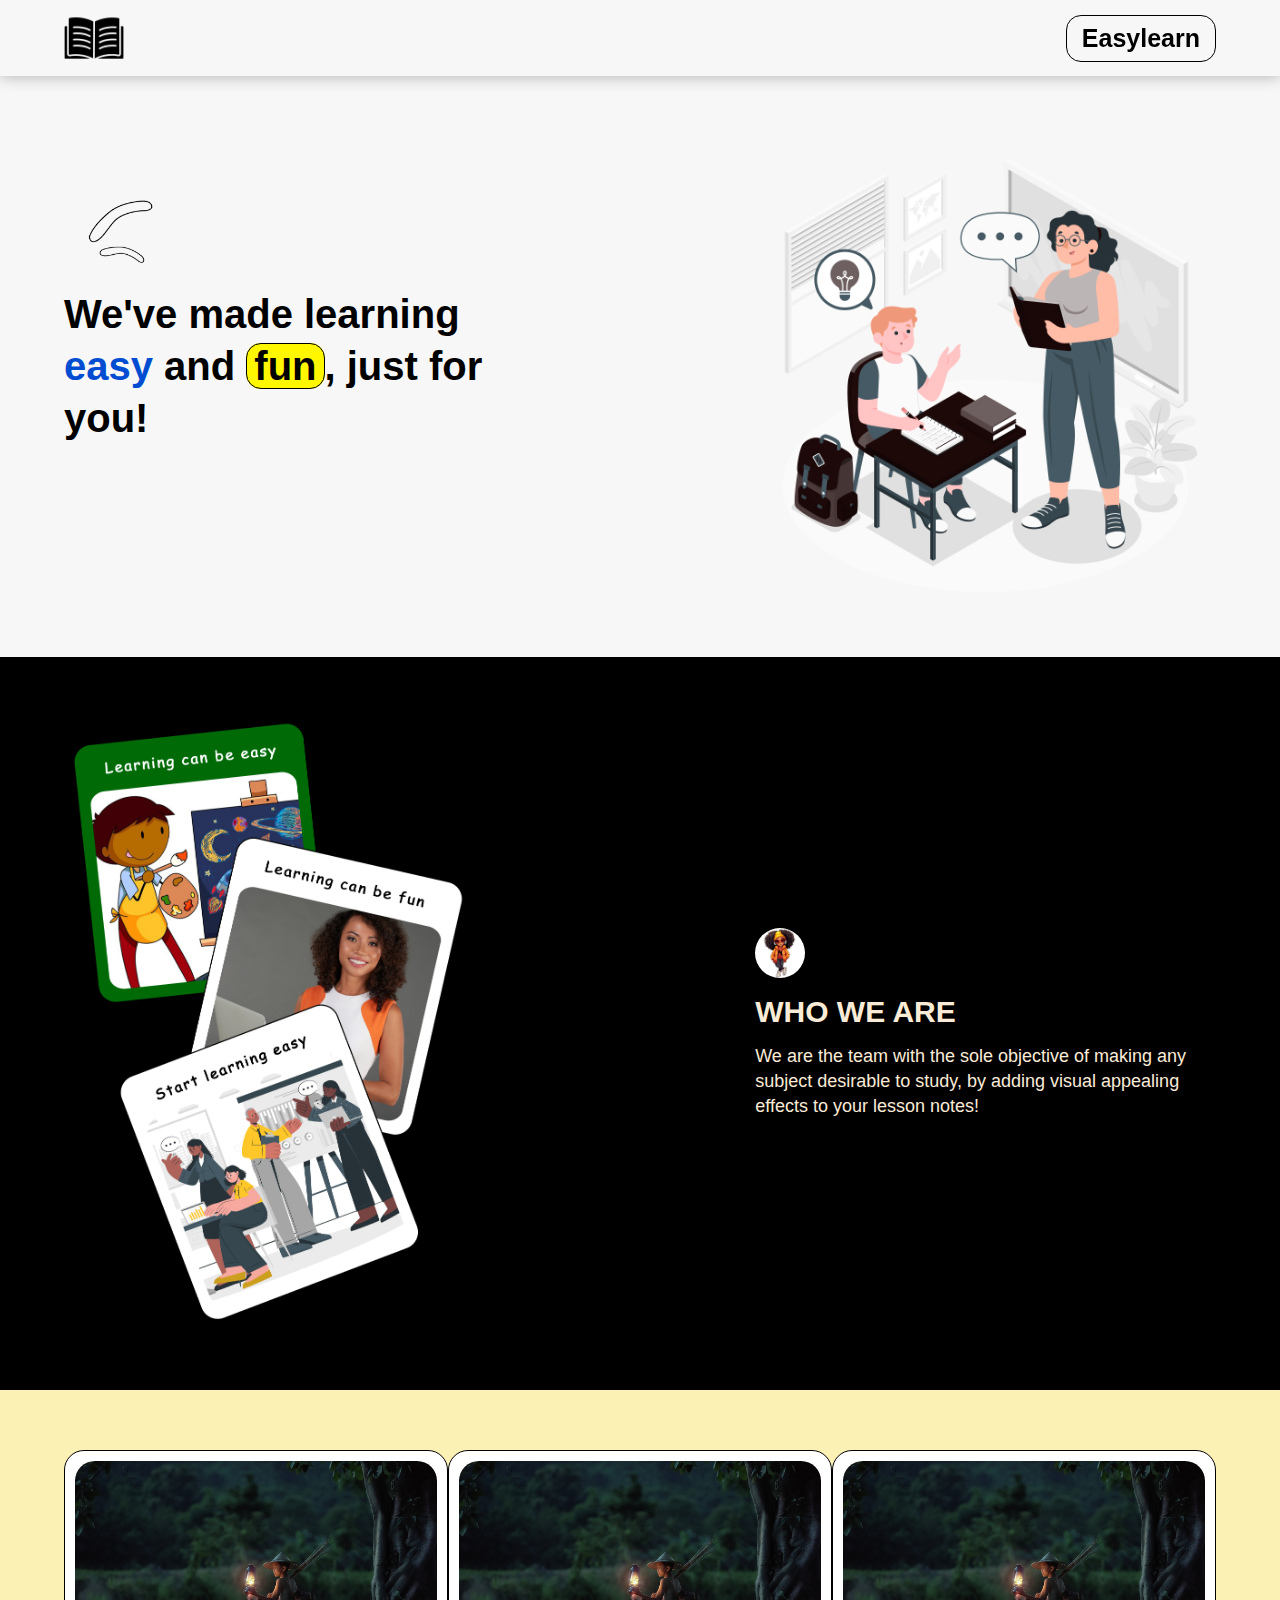
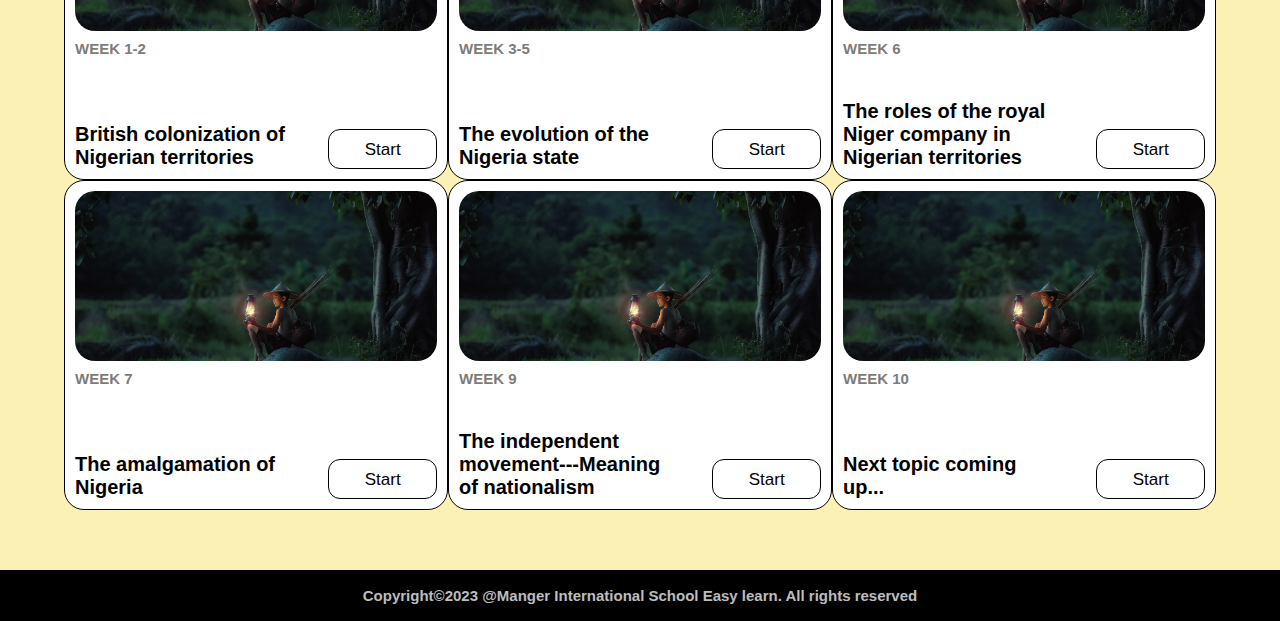
<file: index.html>
<!DOCTYPE html>
<html lang="en">
<head>
    <meta charset="UTF-8">
    <meta name="viewport" content="width=device-width, initial-scale=1.0">
    <title>History note</title>
    <link rel="stylesheet" href="style.css">
</head>
<body>
    <header>
      <div class="header-width">
        <img src="IMAGES/book.png">
        <h2>Easylearn</h2>
      </div>
    </header>
    <!-------THIS IS THE END OF THE HEADER------->
    <!-------THIS IS THE END OF THE HEADER------->
    <!-------THIS IS THE END OF THE HEADER------->
    <main>
            <div class="main-text">
                <h1>
                    We've made learning <span id="easy">easy</span> and <span id="fun">fun</span>, just for you!
                </h1>
                <img src="IMAGES/CARTOON-WEB.gif">
            </div>
            <img src="IMAGES/first.png">
    </main>
    <!-------THIS IS THE END OF THE MAIN------->
    <!-------THIS IS THE END OF THE MAIN------->
    <!-------THIS IS THE END OF THE MAIN------->
    <section class="section-one">
        <div class="section-one-width">
            <img src="IMAGES/Easylearn.png">
            <div class="section-one-text">
                <img src="IMAGES/girl2.jpg">
                <h2>WHO WE ARE</h2>
                <p>
                    We are the team with the sole objective of making any subject desirable to study, by adding visual appealing effects to your lesson notes!
                </p>
            </div>
        </div>
    </section>
    <!-------THIS IS THE END OF SECTION ONE------->
    <!-------THIS IS THE END OF SECTION ONE------->
    <!-------THIS IS THE END OF SECTION ONE------->
    <section class="section-two">
        <div class="section-two-width">
            <div class="card-one">
                <div class="up">
                    <img src="IMAGES/boy.jpg">
                    <p>WEEK 1-2</p>
                </div>
                <div class="down">
                    <h2>British colonization of Nigerian territories</h2>
                    <a href="./BLOG ONE/index.html">Start</a>
                </div>
            </div>
            <!-------THIS IS THE END OF ITEM ONE------>
            <div class="card-one">
                <div class="up">
                    <img src="IMAGES/boy.jpg">
                    <p>WEEK 3-5</p>
                </div>
                <div class="down">
                    <h2>The evolution of the Nigeria state</h2>
                    <a href="#">Start</a>
                </div>
            </div>
            <!-------THIS IS THE END OF ITEM ONE------>
            <div class="card-one">
                <div class="up">
                    <img src="IMAGES/boy.jpg">
                    <p>WEEK 6</p>
                </div>
                <div class="down">
                    <h2>The roles of the royal Niger company in Nigerian territories</h2>
                    <a href="#">Start</a>
                </div>
            </div>
            <!-------THIS IS THE END OF ITEM ONE------> 
            <div class="card-one">
                <div class="up">
                    <img src="IMAGES/boy.jpg">
                    <p>WEEK 7</p>
                </div>
                <div class="down">
                    <h2>The amalgamation of Nigeria</h2>
                    <a href="#">Start</a>
                </div>
            </div>
            <!-------THIS IS THE END OF ITEM ONE------>
            <div class="card-one">
                <div class="up">
                    <img src="IMAGES/boy.jpg">
                    <p>WEEK 9</p>
                </div>
                <div class="down">
                    <h2>The independent movement---Meaning of nationalism</h2>
                    <a href="#">Start</a>
                </div>
            </div>
            <!-------THIS IS THE END OF ITEM ONE------>
            <div class="card-one">
                <div class="up">
                    <img src="IMAGES/boy.jpg">
                    <p>WEEK 10</p>
                </div>
                <div class="down">
                    <h2>Next topic coming up...</h2>
                    <a href="#">Start</a>
                </div>
            </div>
            <!-----THIS IS THE END OF ITEM ONE------>
        </div>
    </section> 
    <!----------THIS IS THE END OF SECTION TWO------->
    <!----------THIS IS THE END OF SECTION TWO------->
    <!----------THIS IS THE END OF SECTION TWO------->
    <footer>
           <h3>
            Copyright&copy;2023 @Manger International School Easy learn. All rights reserved
           </h3>
    </footer>
</body>
</html>
</file>
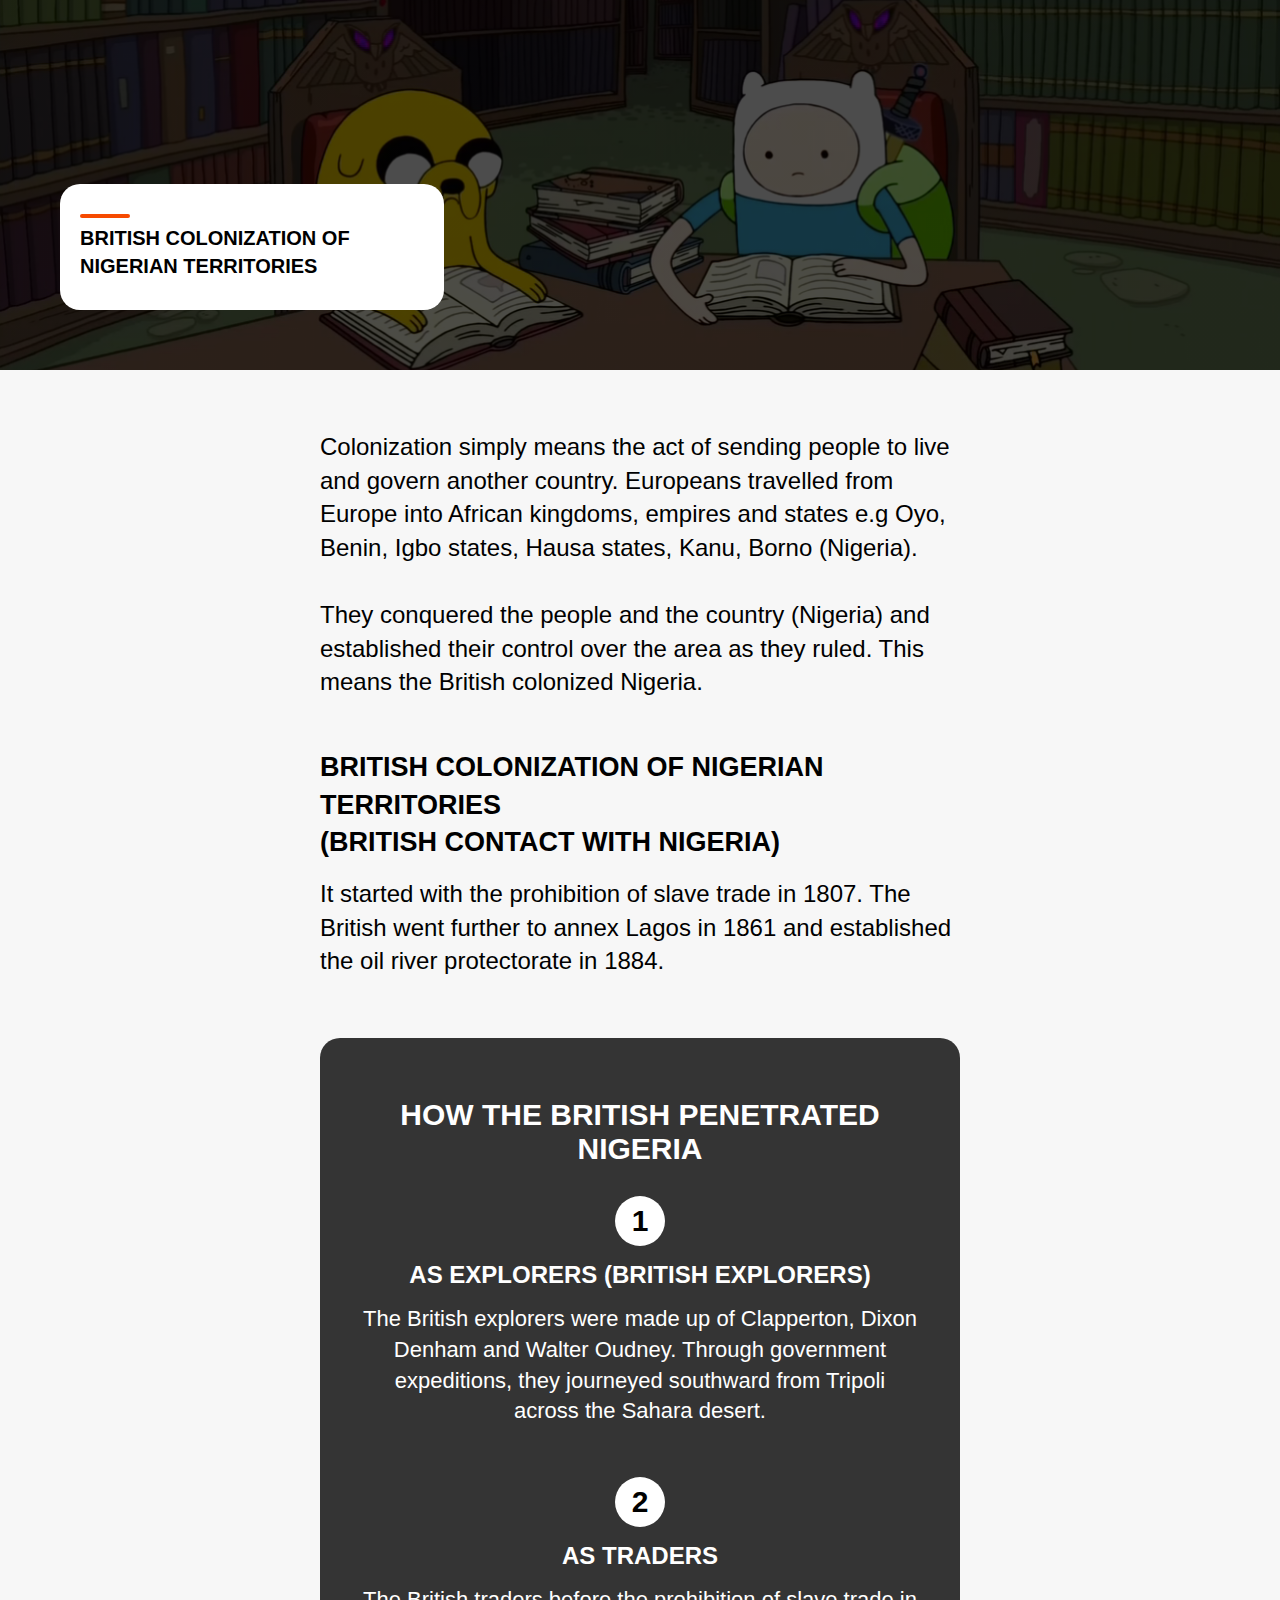
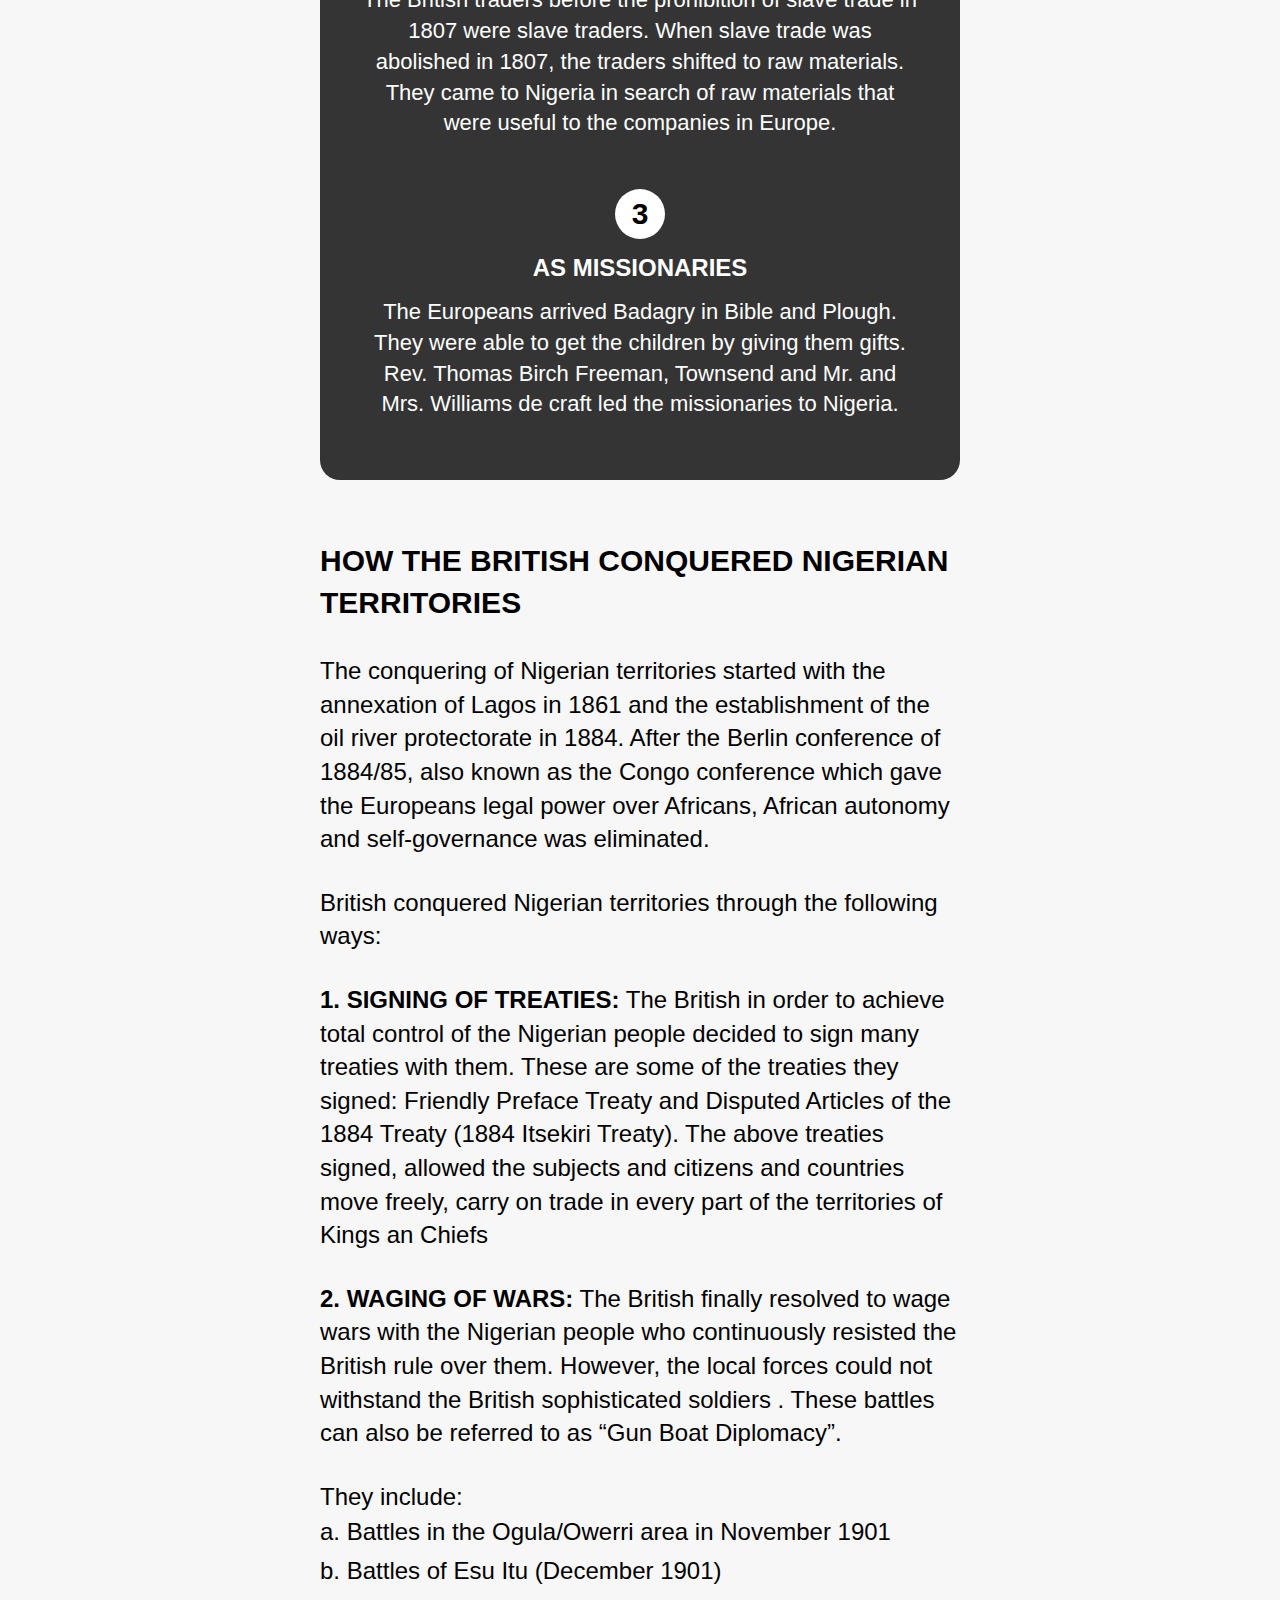
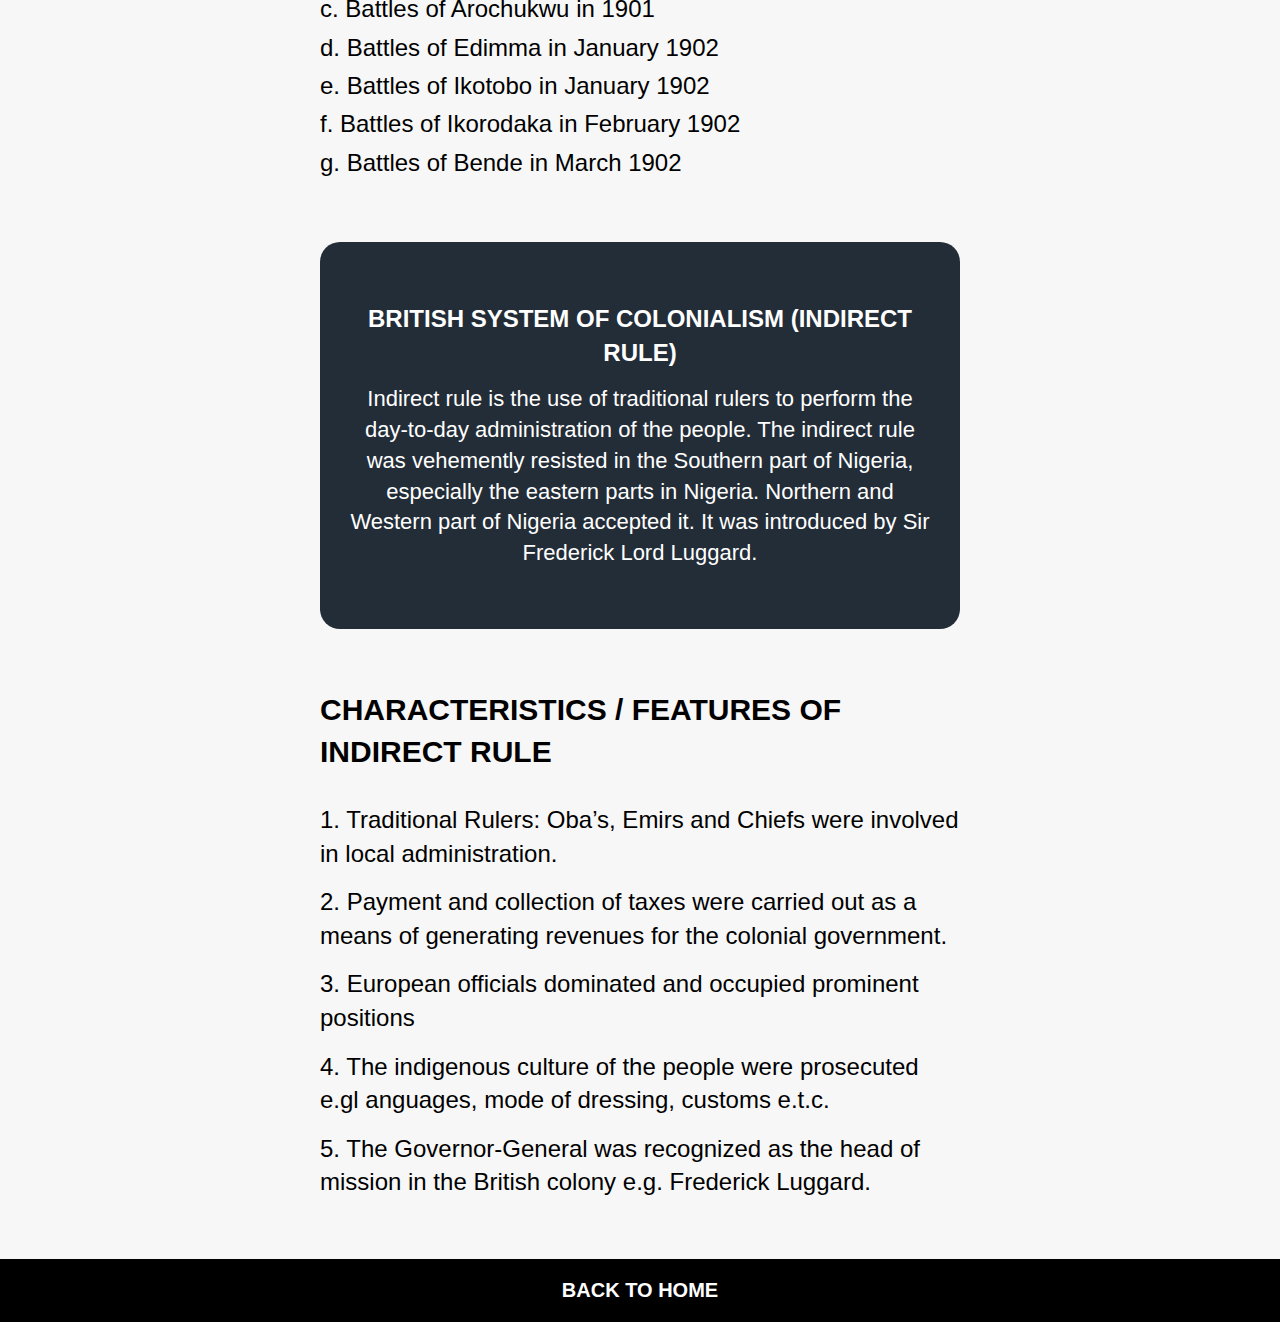
<file: BLOG ONE/index.html>
<!DOCTYPE html>
<html lang="en">
<head>
    <meta charset="UTF-8">
    <meta name="viewport" content="width=device-width, initial-scale=1.0">
    <title>Week 1-2</title>
    <link rel="stylesheet" href="style.css">
</head>
<body>
    <header>
        <div class="header-text" id="line1">
            <div class="header-text-line" ></div>
            <h2>BRITISH COLONIZATION OF NIGERIAN TERRITORIES</h2>
        </div>
    </header>
    <!-------THIS IS THE END OF THE HEADER------>
    <!-------THIS IS THE END OF THE HEADER------>
    <!-------THIS IS THE END OF THE HEADER------>
    <main>
        <p>
            Colonization simply means the act of sending people to live and govern another country. Europeans travelled from Europe into African kingdoms, empires and states  e.g Oyo, Benin, Igbo states, Hausa states, Kanu, Borno (Nigeria). <br><br>They conquered the people and the country (Nigeria) and established their control over the area as they ruled. This means the British colonized Nigeria.
        </p>

        <h2>
            BRITISH COLONIZATION OF NIGERIAN TERRITORIES <br> (BRITISH CONTACT WITH NIGERIA)
        </h2>

        <p>
            It started with the prohibition of slave trade in 1807. The British went further to annex Lagos in 1861 and established the oil river protectorate in 1884.
        </p>
    </main>
    <!------THIS IS THE END OF THE MAIN------->
    <!------THIS IS THE END OF THE MAIN------->
    <!------THIS IS THE END OF THE MAIN------->

    <section class="section-one">
        <h1>HOW THE BRITISH PENETRATED NIGERIA</h1>
        <div class="section-one-first">
            <h2>1</h2>
            <h2>AS EXPLORERS (BRITISH EXPLORERS)</h2>
            <p>
                The British explorers were made up of Clapperton, Dixon Denham and Walter Oudney. Through government expeditions, they journeyed southward from Tripoli across the Sahara desert.
            </p>
        </div>
        <!----THIS IS THE END OF ITEM ONE----->
        <div class="section-one-first">
            <h2>2</h2>
            <h2>AS TRADERS</h2>
            <p>
                The British traders before the prohibition of slave trade in 1807 were slave traders. When slave trade was abolished in 1807, the traders shifted to raw materials. They came to Nigeria in search of raw materials that were useful to the companies in Europe.
            </p>
        </div>
        <!----THIS IS THE END OF ITEM TWO----->
        <div class="section-one-first">
            <h2>3</h2>
            <h2>AS MISSIONARIES</h2>
            <p>
                The Europeans arrived Badagry in Bible and Plough. They were able to get the children by giving them gifts. Rev. Thomas Birch Freeman, Townsend and Mr. and Mrs. Williams de craft led the missionaries to Nigeria.
            </p>
        </div>
        <!----THIS IS THE END OF ITEM THREE----->
    </section>
    <!------THIS IS THE END OF SECTION ONE------->
    <!------THIS IS THE END OF SECTION ONE------->
    <!------THIS IS THE END OF SECTION ONE------->
    <section class="section-two">
        <h2>HOW THE BRITISH CONQUERED NIGERIAN TERRITORIES</h2>
        <p>
            The conquering of Nigerian territories started with the annexation of Lagos in 1861 and the establishment of the oil river protectorate in 1884. After the Berlin conference of 1884/85, also known as the Congo conference which gave the Europeans legal power over Africans, African autonomy and self-governance was eliminated.
        </p>

        <p>
            British conquered Nigerian territories through the following ways:
        </p>

        <p>
           <span id="signing">1. SIGNING OF TREATIES:</span> The British in order to achieve total control of the Nigerian people decided to sign many treaties with them. 
            These are some of the treaties they signed: Friendly Preface Treaty and Disputed Articles of the 1884 Treaty  (1884 Itsekiri Treaty). The above treaties signed, allowed the subjects and citizens and countries move freely, carry on trade in every part of the territories of Kings an Chiefs
        </p>
        <p>
            <span id="waging">2. WAGING OF WARS:</span> The British finally resolved to wage wars with the Nigerian people who continuously resisted the British rule over them. However, the local forces could not withstand the British sophisticated soldiers . These battles can also be referred to as  “Gun Boat Diplomacy”.
        </p>

        <div class="group-one-para">
            <p>They include:</p>
            <div class="para-list-one">
                <p>a.  Battles in the Ogula/Owerri area in <span class="aaa">November 1901</span></p>
                <p>b.  Battles of Esu Itu  <span class="bbb">(December 1901)</span></p>
                <p>c.  Battles of Arochukwu in <span class="ccc">1901</span></p>
                <p>d.  Battles of Edimma in <span class="ddd">January 1902</span></p>
                <p>e.  Battles of Ikotobo in <span class="eee">January 1902</span></p>
                <p>f.  Battles of Ikorodaka in <span class="fff">February 1902</span></p>
                <p>g.  Battles of Bende in <span class="ggg">March 1902</span></p>
            </div>
        </div>

        <div class="eleven">
            <h2>BRITISH SYSTEM OF COLONIALISM  (INDIRECT RULE)</h2>
            <p>
                Indirect rule is the use of traditional rulers to perform the day-to-day administration of the people. The indirect rule was vehemently resisted in the Southern  part of Nigeria, especially the eastern parts in Nigeria. Northern and Western part of Nigeria accepted it. It was introduced by Sir Frederick Lord Luggard.
            </p>
        </div>
    </section>
    <!------THIS IS THE END OF SECTION TWO-------->
    <!------THIS IS THE END OF SECTION TWO-------->
    <!------THIS IS THE END OF SECTION TWO-------->
    <section class="section-three">
        <h2>CHARACTERISTICS / FEATURES OF INDIRECT RULE</h2>
        <div class="para-list-two">
            <p>1. Traditional Rulers: Oba’s, Emirs and Chiefs were involved in local administration.
            </p>
            <p>
                2. Payment and collection of taxes were carried out as a means of generating revenues for the colonial government.
            </p>
            <p>
                3. European officials dominated and occupied prominent positions
            </p>
            <p>
                4. The indigenous culture of the people were prosecuted e.gl anguages, mode of dressing, customs  e.t.c.
            </p>
            <p>
                5. The Governor-General was recognized as the head of mission in the British colony  e.g.  Frederick Luggard.
            </p>
        </div>
    </section>
    <!------THIS IS THE END OF SECTION THREE-------->
    <!------THIS IS THE END OF SECTION THREE-------->
    <!------THIS IS THE END OF SECTION THREE-------->
    <footer>
        <a href="../index.html">BACK TO HOME</a>
    </footer>


    <script>
        let line1 = document.getElementById('line1');

        window.addEventListener('scroll', () => {
            let value = window.scrollY;

            line1.style.marginLeft = value * -2.5 + 'px';
        });
    </script>
</body>
</html>
</file>
<file: style.css>
*{
    margin: 0;
    padding: 0;
    box-sizing: border-box;
}

html{
    font-size: 10px;
}

body{
    font-family: 'Trebuchet MS', 'Lucida Sans Unicode', 'Lucida Grande', 'Lucida Sans', Arial, sans-serif;
    background-color: rgb(247, 247, 247);
}

header{
    background-color: rgb(247, 247, 247);
    box-shadow: 0px 0px 15px rgba(0,0,0,.3);
    padding: 8px 0;
    position: sticky;
    top: 0px;
    z-index: 100;
}

.header-width{
    width: 80%;
    margin: 0 auto;
    display: flex;
    justify-content: space-between;
    align-items: center;
}

.header-width img{
    width: 60px;
}

.header-width h2{
    font-size: 2.5rem;
    border: 1px solid black;
    border-radius: 15px;
    padding: 8px 15px;
}
/*********THIS IS THE END OF THE HEADER********/
/*********THIS IS THE END OF THE HEADER********/
/*********THIS IS THE END OF THE HEADER********/
main{
    width: 80%;
    margin: 0 auto;
    display: flex;
    justify-content: space-between;
    align-items: center;
    padding: 60px 0;
}

.main-text{
    width: 40%;
    position: relative;
}
.main-text img{
    width: 140px;
    position: absolute;
    top: -110px;
}

main h1{
    font-size: 4rem;
    line-height: 1.3;
}

main img{
    width: 40%;
}

#easy{
   color: rgb(1, 77, 209);
}

#fun{
    background-color: rgb(255, 247, 0);
    border: 1px solid black;
    padding: 0 7px;
    border-radius: 15px;
}
/*******THIS IS THE END OF THE MAIN********/
/*******THIS IS THE END OF THE MAIN********/
/*******THIS IS THE END OF THE MAIN********/
.section-one{
    background-color: #000000;
    padding: 60px 0;
}
.section-one-width{
    width: 80%;
    margin:0 auto;
    display: flex;
    justify-content: space-between;
    align-items: center;
}

.section-one-width img{
    width: 35%;
}

.section-one-text{
    width: 40%;
    color: antiquewhite;
}

.section-one-text img{
    width: 50px;
    height: 50px;
    border-radius: 50%;
    object-fit: cover;
    object-position: top;
}

.section-one-text h2{
    font-size: 3rem;
    margin: 15px 0;
}

.section-one-text p{
    font-size: 1.8rem;
    line-height: 1.4;
}
/*******THIS IS THE END OF SECTION ONE********/
/*******THIS IS THE END OF SECTION ONE********/
/*******THIS IS THE END OF SECTION ONE********/
.section-two{
    padding: 60px 0;
    background-color: rgb(252, 241, 181);
}

.section-two-width{
    width: 80%;
    margin: 0 auto;
    display: flex;
    align-items: center;
    flex-wrap: wrap;
}

.card-one{
    background-color: white;
    height: 330px;
    width: calc(100% / 3);
    border-radius: 20px;
    overflow: hidden;
    padding: 10px;
    display: flex;
    flex-direction: column;
    justify-content: space-between;
    border: 1px solid black;

}

.up img{
    width: 100%;
    height: 170px;
    object-fit: cover;
    object-position: top;
    border-radius: 20px;
}

.up p{
    margin-top: 7px;
    color: rgb(124, 124, 124);
    font-weight: 600;
    font-size: 1.5rem;
}

.down{
    display: flex;
    justify-content: space-between;
    align-items: flex-end;

}
.down h2{
    width: 60%;
    font-size: 20px;
}

.down a{
    border: 1px solid black;
    border-radius: 12px;
    width: 30%;
    text-align: center;
    text-decoration: none;
    color: black;
    transition: .3s all ease-in ;
    font-size: 1.7rem;
    height: 40px;
    line-height: 40px;
}

.down a:hover{
    background-color: black;
    color: white;
}

/*******THIS IS THE END OF SECTION TWO********/
/*******THIS IS THE END OF SECTION TWO********/
/*******THIS IS THE END OF SECTION TWO********/


/* 
.footer-width{
    width: 80%;
    margin: 0 auto;
} */

footer h3{
    font-size: 1.5rem;
    color: #bdbdbd;
    text-align: center;
    line-height: 1.4;
    letter-spacing: 1.5;
    background-color: #000000;
    padding: 15px 30px;

}

@media screen and (max-width:1342px){
    .header-width, main, .section-one-width, .section-two-width{
        width: 90%;
    }
}

@media screen and (max-width:1150px){
    .header-width, main, .section-one-width, .section-two-width{
        width: 95%;
    }
}

@media screen and (max-width:1030px){
    .header-width, main, .section-one-width, .section-two-width{
        width: 90%;
    }

    .card-one{
        width: calc(100% / 2);
        height: 350px;
    }

    .up img{
        height: 200px;
    }
}

@media screen and (max-width:940px){
    .main-text{
        width: 50%;
    }
    .main-text img{
        top: -80px;
        width: 130px;
    }
}

@media screen and (max-width:812px){
    .up img{
        height: 180px;
    }
}

@media screen and (max-width:755px){
    .header-width, main, .section-one-width, .section-two-width{
        width: 65%;
    }

    main{
        flex-direction: column;
        justify-content: center;
        align-items: center;
    }

    .main-text{
        width: 100%;
        text-align: center;
        margin-bottom: 70px;
    }

    .main-text img{
        display: none;
    }

    main img{
        width: 370px;
    }

    .section-one-text{
        width: 100%;
    }
    .card-one{
        width: 100%;
        height: 380px;
    }

    .up img{
        height: 240px;
    }
}


@media screen and (max-width:740px){


    .section-one-width{
        flex-direction: column;
        align-items: center;
        justify-content: center;
        text-align: center;
    }

    .section-one-width > img{
        width: 280px;
    }

    .section-one-text{
        width: 100%;
        margin-top: 70px;
    }
}


@media screen and (max-width:580px){
    .header-width, main, .section-one-width, .section-two-width{
        width: 80%;
    }

    main{
        flex-direction: column;
        justify-content: center;
        align-items: center;
    }

    .main-text{
        width: 100%;
        text-align: center;
        margin-bottom: 70px;
    }

    .main-text img{
        display: none;
    }

    main img{
        width: 370px;
    }

    .card-one{
        width: 100%;
        height: 380px;
    }

    .up img{
        height: 240px;
    }
}


@media screen and (max-width:460px){
    .header-width, main, .section-one-width, .section-two-width{
        width: 90%;
    }

    main{
        flex-direction: column;
        justify-content: center;
        align-items: center;
    }

    .main-text{
        width: 100%;
        text-align: center;
        margin-bottom: 70px;
    }

    .main-text img{
        display: none;
    }

    main img{
        width: 370px;
    }

    .card-one{
        width: 100%;
        height: 380px;
    }
}

@media screen and (max-width:430px){
    .up img{
        height: 190px;
    }
}

@media screen and (max-width:400px){
    .up img{
        height: 200px;
    }

   .down{
    flex-direction: column;
    justify-content: center;
    align-items: center;
    text-align: center;
   }

   .down h2{
    margin-bottom: 10px;
   }

   .down h2, .down a{
    width: 100%;
   }
}
</file>
<file: BLOG ONE/style.css>
*{
    margin: 0;
    padding: 0;
    box-sizing: border-box;
}

html{
    font-size: 10px;
}

body{
    font-family: 'Trebuchet MS', 'Lucida Sans Unicode', 'Lucida Grande', 'Lucida Sans', Arial, sans-serif;
    background-color: rgb(247, 247, 247);
}

header{
    min-height: 370px;
    background: linear-gradient(rgba(0, 0, 0, 0.7), rgba(0, 0, 0, 0.7)), url('wallpaper.png');
    background-repeat: no-repeat;
    background-size: cover;
    background-position: center;
    position: relative;
}

.header-text{
    padding: 30px 20px;
    background-color: #fff;
    width: 30%;
    position: absolute;
    bottom: 60px;
    left: 60px;
    border-radius: 20px;
}

.header-text-line{
    width: 50px;
    height: 4px;
    border-radius: 12px;
    background-color: rgb(246, 74, 0);
    margin-bottom: 6px;
}

.header-text h2{
    font-size: 2rem;
    line-height: 1.4;
}
/*******THIS IS THE END OF THE HEADER******/
/*******THIS IS THE END OF THE HEADER******/
/*******THIS IS THE END OF THE HEADER******/
main{
    padding: 60px 0;
    width: 50%;
    margin: 0 auto;
}

main p:nth-of-type(1){
    font-size: 2.4rem;
    line-height: 1.4;
}

main h2:nth-of-type(1){
    font-size: 2.7rem;
    line-height: 1.4;
    margin-top: 50px;
}

main p:nth-of-type(2){
    font-size: 2.4rem;
    line-height: 1.4;
    margin-top: 15px;
}
/*******THIS IS THE END OF THE MAIN*********/
/*******THIS IS THE END OF THE MAIN*********/
/*******THIS IS THE END OF THE MAIN*********/


.section-one{
    background-color: rgb(52, 52, 52);
    padding: 60px 25px;
    width: 50%;
    margin: 0 auto;
    text-align: center;
    border-radius: 20px;
}

.section-one h1{
    font-size:3rem ;
    margin-bottom: 30px;
    color: #ffffff;
}

.section-one-first h2:nth-of-type(1){
    background-color: #fff;
    font-size: 3rem;
    width: 50px;
    height: 50px;
    line-height: 50px;
    margin: 0 auto;
    border-radius: 50%;
    margin-bottom: 15px;
}

.section-one-first h2:nth-of-type(2){
    color: #fff;
    font-size: 2.4rem;
}

.section-one-first p{
    color: #fff;
    font-size: 2.2rem;
    line-height: 1.4;
    padding: 0 15px;
    margin-top: 15px;
}

.section-one .section-one-first:nth-of-type(1){
    margin-bottom: 50px;
}
.section-one .section-one-first:nth-of-type(2){
    margin-bottom: 50px;
}
/*******THIS IS THE END OF SECTION ONE*********/
/*******THIS IS THE END OF SECTION ONE*********/
/*******THIS IS THE END OF SECTION ONE*********/
.section-two{
    width: 50%;
    margin: 60px auto;
    line-height: 1.4;
}

.section-two > h2{
    font-size: 3rem;
}

.section-two > p:nth-of-type(1){
    margin: 30px 0;
}

.section-two > p:nth-of-type(3){
    margin: 30px 0;
}

.section-two p{
    font-size: 2.4rem;
}

.group-one-para{
    margin-top: 30px;
}

#signing, #waging{
    font-weight: 600;
}

.para-list-one span{
    transition: all .5s ease-in;
}

.para-list-one p{
    cursor: pointer;
    line-height: 1.6;
}

.para-list-one p:nth-of-type(1):hover .aaa{
    color: rgb(0, 55, 255);
    font-weight: 600;
}

.para-list-one p:nth-of-type(2):hover .bbb{
    color: rgb(255, 68, 0);
    font-weight: 600;
}

.para-list-one p:nth-of-type(3):hover .ccc{
    color: rgb(3, 173, 34);
    font-weight: 600;
}

.para-list-one p:nth-of-type(4):hover .ddd{
    color: rgb(64, 106, 161);
    font-weight: 600;
}

.para-list-one p:nth-of-type(5):hover .eee{
    color: rgb(120, 0, 160);
    font-weight: 600;
}

.para-list-one p:nth-of-type(6):hover .fff{
    color: rgb(0, 118, 79);
    font-weight: 600;
}

.para-list-one p:nth-of-type(7):hover .ggg{
    color: rgb(172, 0, 74);
    font-weight: 600;
}

.eleven{
    background-color: #232d38;
    margin-top: 60px;
    padding: 60px 25px;
    text-align: center;
    border-radius: 20px;
    color: #ffffff;
}

.eleven h2{
    font-size: 2.4rem;
}

.eleven p{
    font-size: 2.2rem;
    margin-top: 15px;
}
/*******THIS IS THE END OF SECTION TWO*******/
/*******THIS IS THE END OF SECTION TWO*******/
/*******THIS IS THE END OF SECTION TWO*******/
.section-three{
    width: 50%;
    margin: 60px auto;
    line-height: 1.4;
}

.section-three > h2{
    font-size: 3rem;
    margin-bottom: 30px;
}

.para-list-two p{
    font-size: 2.4rem;
}

.para-list-two p:not(:last-child){
    margin-bottom: 15px;
}
/*******THIS IS THE END OF SECTION THREE*******/
/*******THIS IS THE END OF SECTION THREE*******/
/*******THIS IS THE END OF SECTION THREE*******/
footer{
    background-color: black;
    padding: 20px 0;
}

footer a{
    font-size: 2rem;
    text-align: center;
    text-decoration: none;
    color: white;
    display: block;
    font-weight: 600;
    transition: all .3s ease-in;
} 

footer a:hover{
    opacity: .5;
}


@media screen and (max-width:1000px){
    .header-text{
        width: 45%;
    }

    main, .section-one, .section-two, .section-three {
        width: 70%;
    }
}

@media screen and (max-width:700px){
    .header-text{
        width: 60%;
        left: 0;
        left: 5%;
    }

    main, .section-one, .section-two, .section-three {
        width: 90%;
    }
}

@media screen and (max-width:520px){
    .header-text{
        width: 80%;
    }
}

@media screen and (max-width:400px){
    .header-text{
        width: 90%;
    }
}
</file>
